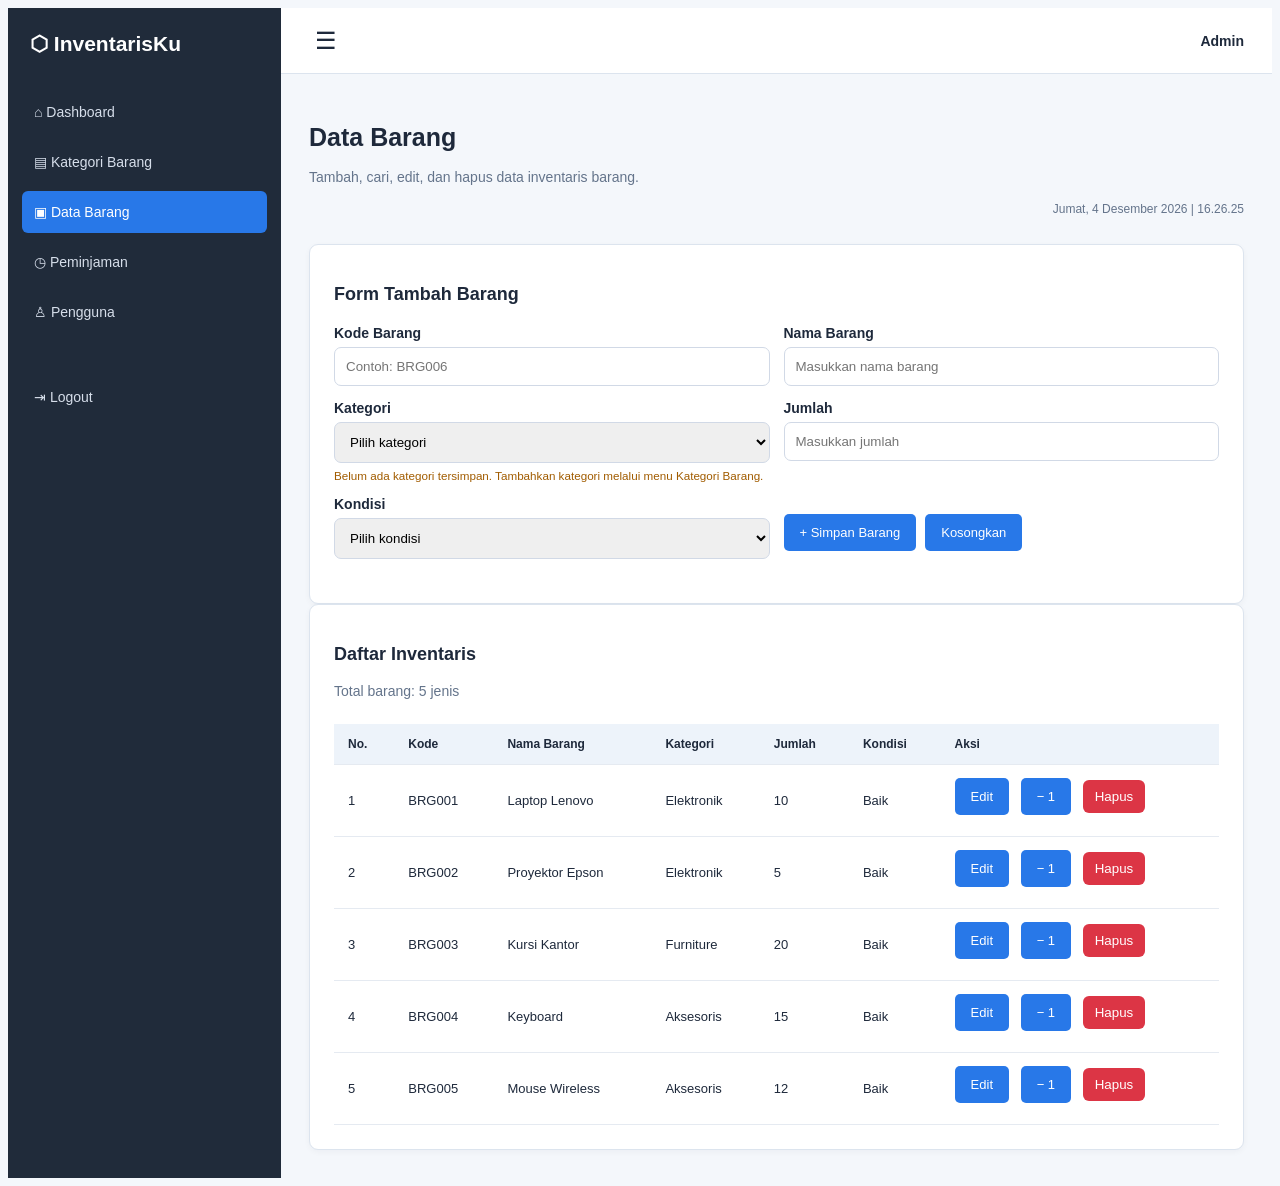
<file: pages/barang.html>
<!DOCTYPE html>
<html lang="id">
<head>
    <meta charset="UTF-8">
    <meta name="viewport" content="width=device-width, initial-scale=1.0">
    <title>Data Barang - InventarisKu</title>
    <link rel="stylesheet" href="../assets/css/style.css">

    <style>
        .form-barang {
            display: grid;
            grid-template-columns: repeat(2, minmax(0, 1fr));
            gap: 14px;
            margin: 20px 0;
        }

        .form-barang label {
            display: block;
            margin-bottom: 6px;
            font-weight: 600;
        }

        .form-barang input,
        .form-barang select {
            width: 100%;
            padding: 11px;
            border: 1px solid #d1d9e6;
            border-radius: 7px;
            box-sizing: border-box;
        }

        .form-barang .button {
            border: 0;
            cursor: pointer;
            margin-right: 5px;
        }

        .pesan {
            margin: 12px 0;
            color: #176b3a;
        }

        .aksi {
            white-space: nowrap;
        }

        .hapus {
            background: #dc3545 !important;
            color: white !important;
            border: 0;
            padding: 9px 12px;
            border-radius: 6px;
            cursor: pointer;
        }

        @media (max-width: 600px) {
            .form-barang {
                grid-template-columns: 1fr;
            }
        }
    </style>
</head>

<body>
<div class="layout">

    <aside class="sidebar">
        <h2>⬡ InventarisKu</h2>
        <nav>
            <a href="dashboard.html">⌂ Dashboard</a>
            <a href="kategori.html">▤ Kategori Barang</a>
            <a href="barang.html" class="active">▣ Data Barang</a>
            <a href="peminjaman.html">◷ Peminjaman</a>
            <a href="pengguna.html">♙ Pengguna</a>
            <a href="login.html" class="logout">⇥ Logout</a>
        </nav>
    </aside>

    <main class="main-content">
        <header class="topbar">
            <button type="button" id="menuToggle">☰</button>
            <span>Admin</span>
        </header>

        <section class="content">

            <div class="welcome">
                <h1>Data Barang</h1>
                <p>Tambah, cari, edit, dan hapus data inventaris barang.</p>
                <p id="tanggalWaktu"></p>
            </div>

            <section class="panel">
                <h2>Form Tambah Barang</h2>

                <form id="formBarang" class="form-barang">

                    <div>
                        <label for="kode">Kode Barang</label>
                        <input
                            id="kode"
                            required
                            placeholder="Contoh: BRG006"
                        >
                    </div>

                    <div>
                        <label for="nama">Nama Barang</label>
                        <input
                            id="nama"
                            required
                            placeholder="Masukkan nama barang"
                        >
                    </div>

                    <div>
                        <label for="kategori">Kategori</label>
                        <select id="kategori" required>
                            <option value="">Pilih kategori</option>
                        </select>
                        <small id="infoKategori"></small>
                    </div>

                    <div>
                        <label for="jumlah">Jumlah</label>
                        <input
                            id="jumlah"
                            type="number"
                            min="1"
                            step="1"
                            required
                            placeholder="Masukkan jumlah"
                        >
                    </div>

                    <div>
                        <label for="kondisi">Kondisi</label>
                        <select id="kondisi" required>
                            <option value="">Pilih kondisi</option>
                            <option value="Baik">Baik</option>
                            <option value="Rusak Ringan">Rusak Ringan</option>
                            <option value="Rusak Berat">Rusak Berat</option>
                        </select>
                    </div>

                    <div style="align-self:end">
                        <button class="button" type="submit">
                            + Simpan Barang
                        </button>
                        <button class="button" type="reset">
                            Kosongkan
                        </button>
                    </div>

                </form>

                <p id="pesan" class="pesan" role="status"></p>
            </section>

            <section class="panel">
                <h2>Daftar Inventaris</h2>
                <p id="totalBarang">Total barang: 0 jenis</p>

                <div style="overflow-x:auto">
                    <table>
                        <thead>
                            <tr>
                                <th>No.</th>
                                <th>Kode</th>
                                <th>Nama Barang</th>
                                <th>Kategori</th>
                                <th>Jumlah</th>
                                <th>Kondisi</th>
                                <th>Aksi</th>
                            </tr>
                        </thead>
                        <tbody id="daftarBarang"></tbody>
                    </table>
                </div>
            </section>

        </section>
    </main>
</div>

<script src="../assets/js/script.js"></script>

<script>
const KUNCI_BARANG = "inventarisku_barang";
const KUNCI_KATEGORI = "inventarisku_kategori";

const dataAwal = [
    {
        kode: "BRG001",
        nama: "Laptop Lenovo",
        kategori: "Elektronik",
        jumlah: 10,
        kondisi: "Baik"
    },
    {
        kode: "BRG002",
        nama: "Proyektor Epson",
        kategori: "Elektronik",
        jumlah: 5,
        kondisi: "Baik"
    },
    {
        kode: "BRG003",
        nama: "Kursi Kantor",
        kategori: "Furniture",
        jumlah: 20,
        kondisi: "Baik"
    },
    {
        kode: "BRG004",
        nama: "Keyboard",
        kategori: "Aksesoris",
        jumlah: 15,
        kondisi: "Baik"
    },
    {
        kode: "BRG005",
        nama: "Mouse Wireless",
        kategori: "Aksesoris",
        jumlah: 12,
        kondisi: "Baik"
    }
];

function bacaArray(kunci) {
    try {
        const data = JSON.parse(localStorage.getItem(kunci) || "null");
        return Array.isArray(data) ? data : null;
    } catch (error) {
        console.error("Gagal membaca " + kunci, error);
        return null;
    }
}

let barang = bacaArray(KUNCI_BARANG);

if (barang === null) {
    barang = dataAwal;
    simpanData();
}

let kodeSedangDiedit = null;

function simpanData() {
    localStorage.setItem(KUNCI_BARANG, JSON.stringify(barang));
}

function buatSel(teks) {
    const td = document.createElement("td");
    td.textContent = teks ?? "";
    return td;
}

function ambilNamaKategori(item) {
    if (typeof item === "string") {
        return item.trim();
    }

    if (item && typeof item === "object") {
        const nama =
            item.nama ??
            item.kategori ??
            item.namaKategori ??
            item.nama_kategori;

        if (typeof nama === "string") {
            return nama.trim();
        }
    }

    return "";
}

function tampilkanPilihanKategori() {
    const select = document.getElementById("kategori");
    const info = document.getElementById("infoKategori");
    const pilihanSebelumnya = select.value;

    const dataKategori = bacaArray(KUNCI_KATEGORI) || [];
    const daftarNama = [
        ...new Set(
            dataKategori
                .map(ambilNamaKategori)
                .filter(nama => nama !== "")
        )
    ];

    select.replaceChildren();

    const pilihanAwal = document.createElement("option");
    pilihanAwal.value = "";
    pilihanAwal.textContent = "Pilih kategori";
    select.appendChild(pilihanAwal);

    daftarNama.forEach(nama => {
        const opsi = document.createElement("option");
        opsi.value = nama;
        opsi.textContent = nama;
        select.appendChild(opsi);
    });

    barang.forEach(item => {
        const nama = String(item.kategori || "").trim();

        if (
            nama &&
            ![...select.options].some(opsi => opsi.value === nama)
        ) {
            const opsi = document.createElement("option");
            opsi.value = nama;
            opsi.textContent = nama + " (kategori lama)";
            select.appendChild(opsi);
        }
    });

    if (
        [...select.options].some(
            opsi => opsi.value === pilihanSebelumnya
        )
    ) {
        select.value = pilihanSebelumnya;
    }

    info.textContent = daftarNama.length
        ? "Pilihan mengikuti kategori yang tersimpan."
        : "Belum ada kategori tersimpan. Tambahkan kategori melalui menu Kategori Barang.";

    info.style.display = "block";
    info.style.marginTop = "6px";
    info.style.color = daftarNama.length ? "#176b3a" : "#a15c00";
}

function tampilkanBarang() {
    const tabel = document.getElementById("daftarBarang");
    tabel.replaceChildren();

    barang.forEach((item, index) => {
        const baris = document.createElement("tr");

        baris.appendChild(buatSel(index + 1));
        baris.appendChild(buatSel(item.kode));
        baris.appendChild(buatSel(item.nama));
        baris.appendChild(buatSel(item.kategori));
        baris.appendChild(buatSel(item.jumlah));
        baris.appendChild(buatSel(item.kondisi));

        const aksi = document.createElement("td");
        aksi.className = "aksi";

        const tombolEdit = document.createElement("button");
        tombolEdit.textContent = "Edit";
        tombolEdit.className = "button";
        tombolEdit.type = "button";

        tombolEdit.onclick = () => {
            tampilkanPilihanKategori();

            kodeSedangDiedit = item.kode;

            document.getElementById("kode").value = item.kode;
            document.getElementById("nama").value = item.nama;
            document.getElementById("kategori").value = item.kategori;
            document.getElementById("jumlah").value = item.jumlah;
            document.getElementById("kondisi").value = item.kondisi;

            document.querySelector(
                "#formBarang button[type='submit']"
            ).textContent = "Simpan Perubahan";

            document.getElementById("pesan").textContent =
                "Mode edit: ubah data, lalu klik Simpan Perubahan.";

            document.getElementById("kode").readOnly = true;
            document.getElementById("nama").focus();

            document.getElementById("formBarang").scrollIntoView({
                behavior: "smooth",
                block: "start"
            });
        };

        const tombolKurang = document.createElement("button");
        tombolKurang.textContent = "− 1";
        tombolKurang.className = "button";
        tombolKurang.type = "button";

        tombolKurang.onclick = () => {
            if (barang[index].jumlah > 1) {
                barang[index].jumlah--;
                simpanData();
                tampilkanBarang();

                document.getElementById("pesan").textContent =
                    "Jumlah barang berhasil dikurangi satu.";
            } else {
                alert(
                    "Jumlah sudah 1. Gunakan Hapus untuk menghapus barang."
                );
            }
        };

        const tombolHapus = document.createElement("button");
        tombolHapus.textContent = "Hapus";
        tombolHapus.className = "hapus";
        tombolHapus.type = "button";

        tombolHapus.onclick = () => {
            if (confirm("Yakin ingin menghapus " + item.nama + "?")) {
                barang.splice(index, 1);
                simpanData();

                if (kodeSedangDiedit === item.kode) {
                    batalkanEdit();
                }

                tampilkanPilihanKategori();
                tampilkanBarang();

                document.getElementById("pesan").textContent =
                    "Data barang berhasil dihapus.";
            }
        };

        aksi.append(
            tombolEdit,
            document.createTextNode(" "),
            tombolKurang,
            document.createTextNode(" "),
            tombolHapus
        );

        baris.appendChild(aksi);
        tabel.appendChild(baris);
    });

    document.getElementById("totalBarang").textContent =
        "Total barang: " + barang.length + " jenis";
}

function batalkanEdit() {
    kodeSedangDiedit = null;

    document.getElementById("formBarang").reset();
    document.getElementById("kode").readOnly = false;

    document.querySelector(
        "#formBarang button[type='submit']"
    ).textContent = "+ Simpan Barang";
}

document.getElementById("formBarang").addEventListener(
    "submit",
    function(event) {
        event.preventDefault();

        const kode = document.getElementById("kode").value.trim();
        const nama = document.getElementById("nama").value.trim();
        const kategori = document.getElementById("kategori").value;
        const jumlah = Number(
            document.getElementById("jumlah").value
        );
        const kondisi = document.getElementById("kondisi").value;
        const pesan = document.getElementById("pesan");

        if (
            !kode ||
            !nama ||
            !kategori ||
            !kondisi ||
            !Number.isInteger(jumlah) ||
            jumlah < 1
        ) {
            pesan.textContent =
                "Periksa semua isian. Jumlah harus berupa bilangan bulat minimal 1.";
            return;
        }

        if (kodeSedangDiedit !== null) {
            const index = barang.findIndex(
                item => item.kode === kodeSedangDiedit
            );

            if (index === -1) {
                pesan.textContent =
                    "Barang yang akan diedit tidak ditemukan.";
                return;
            }

            barang[index] = {
                kode,
                nama,
                kategori,
                jumlah,
                kondisi
            };

            simpanData();
            batalkanEdit();
            tampilkanPilihanKategori();
            tampilkanBarang();

            pesan.textContent =
                "Perubahan barang berhasil disimpan!";
            return;
        }

        const kodeDuplikat = barang.some(
            item => String(item.kode).toLowerCase() === kode.toLowerCase()
        );

        if (kodeDuplikat) {
            pesan.textContent =
                "Kode barang sudah digunakan. Gunakan kode lain.";
            return;
        }

        barang.push({
            kode,
            nama,
            kategori,
            jumlah,
            kondisi
        });

        simpanData();
        this.reset();

        tampilkanPilihanKategori();
        tampilkanBarang();

        pesan.textContent = "Barang berhasil ditambahkan!";
    }
);

document.getElementById("formBarang").addEventListener(
    "reset",
    function() {
        kodeSedangDiedit = null;
        document.getElementById("kode").readOnly = false;

        document.querySelector(
            "#formBarang button[type='submit']"
        ).textContent = "+ Simpan Barang";
    }
);

window.addEventListener("storage", function(event) {
    if (event.key === KUNCI_BARANG || event.key === null) {
        const dataTerbaru = bacaArray(KUNCI_BARANG);

        if (dataTerbaru !== null) {
            barang = dataTerbaru;
            tampilkanBarang();
            tampilkanPilihanKategori();
        }
    }

    if (event.key === KUNCI_KATEGORI || event.key === null) {
        tampilkanPilihanKategori();
    }
});

tampilkanPilihanKategori();
tampilkanBarang();
</script>

</body>
</html>
</file>
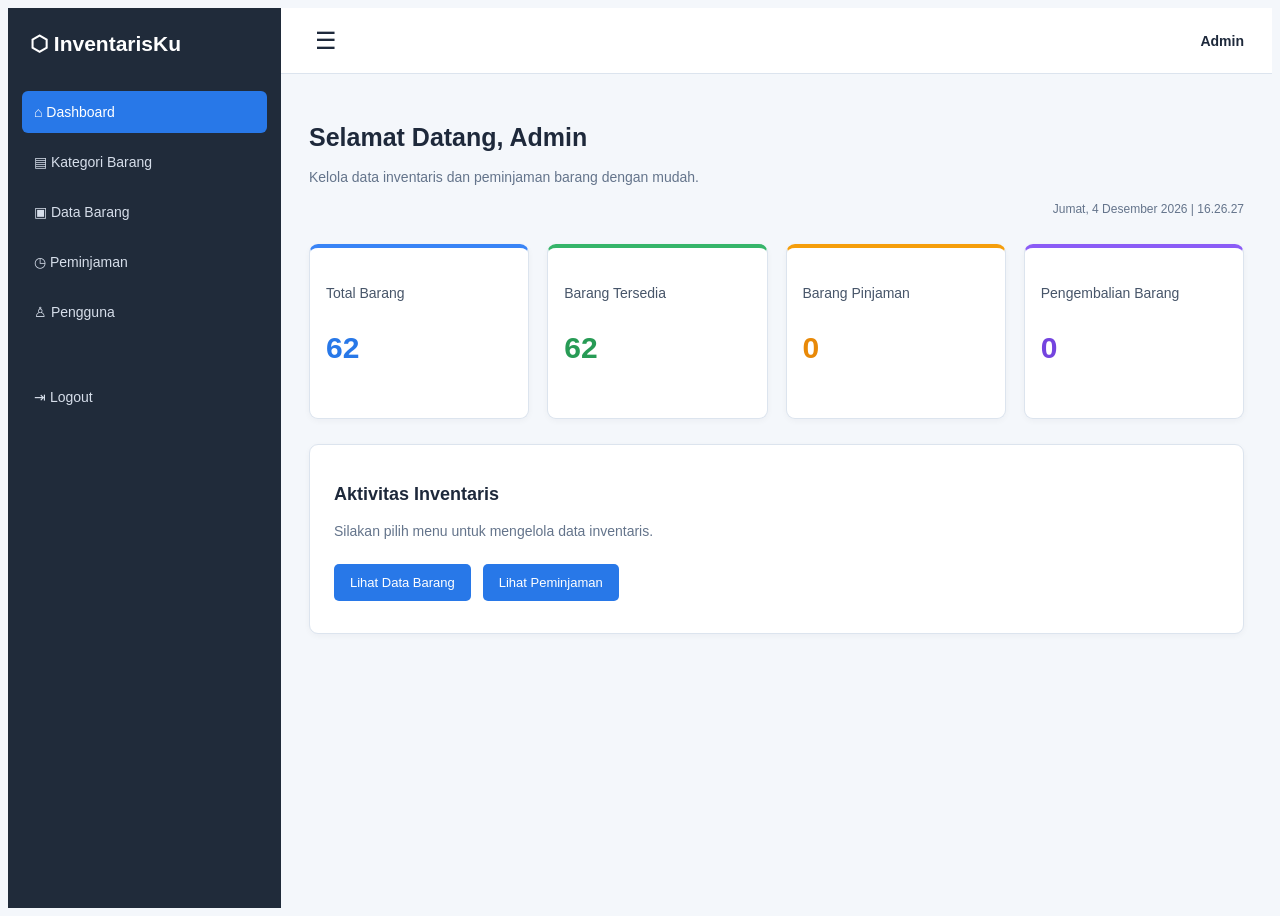
<file: pages/dashboard.html>
<!DOCTYPE html>
<html lang="id">
<head>
    <meta charset="UTF-8">
    <meta name="viewport" content="width=device-width, initial-scale=1.0">
    <title>Dashboard - InventarisKu</title>
    <link rel="stylesheet" href="../assets/css/style.css">
</head>
<body>
<div class="layout">
    <aside class="sidebar">
        <h2>⬡ InventarisKu</h2>
        <nav>
            <a href="dashboard.html" class="active">⌂ Dashboard</a>
            <a href="kategori.html">▤ Kategori Barang</a>
            <a href="barang.html">▣ Data Barang</a>
            <a href="peminjaman.html">◷ Peminjaman</a>
            <a href="pengguna.html">♙ Pengguna</a>
            <a href="login.html" class="logout">⇥ Logout</a>
        </nav>
    </aside>

    <main class="main-content">
        <header class="topbar">
            <button type="button" id="menuToggle"
                aria-label="Tampilkan atau sembunyikan menu">☰</button>
            <span>Admin</span>
        </header>

        <section class="content">
            <div class="welcome">
                <h1>Selamat Datang, Admin</h1>
                <p>Kelola data inventaris dan peminjaman barang dengan mudah.</p>
                <p id="tanggalWaktu"></p>
            </div>

            <div class="stats">
                <div class="stat-card blue">
                    <h3>Total Barang</h3>
                    <p id="totalBarang">0</p>
                </div>

                <div class="stat-card green">
                    <h3>Barang Tersedia</h3>
                    <p id="barangTersedia">0</p>
                </div>

                <div class="stat-card orange">
                    <h3>Barang Pinjaman</h3>
                    <p id="barangPinjaman">0</p>
                </div>

                <div class="stat-card purple">
                    <h3>Pengembalian Barang</h3>
                    <p id="pengembalianBarang">0</p>
                </div>
            </div>

            <section class="panel">
                <h2>Aktivitas Inventaris</h2>
                <p>Silakan pilih menu untuk mengelola data inventaris.</p>
                <a class="button" href="barang.html">Lihat Data Barang</a>
                <a class="button" href="peminjaman.html">Lihat Peminjaman</a>
            </section>
        </section>
    </main>
</div>

<script src="../assets/js/script.js"></script>
<script>
function bacaData(kunci) {
    try {
        const data = JSON.parse(localStorage.getItem(kunci) || "[]");
        return Array.isArray(data) ? data : [];
    } catch (error) {
        console.error("Gagal membaca " + kunci, error);
        return [];
    }
}

function hitungDashboard() {
    const barang = bacaData("inventarisku_barang");
    const peminjaman = bacaData("inventarisku_peminjaman");

    const totalBarang = barang.reduce((total, item) => {
        return total + Math.max(0, Number(item.jumlah) || 0);
    }, 0);

    let barangPinjaman = 0;
    let pengembalianBarang = 0;

    peminjaman.forEach(item => {
        const jumlah = Math.max(0, Number(item.jumlah) || 0);
        const status = String(
            item.status || item.statusPengembalian || "Dipinjam"
        ).toLowerCase();

        if (status === "dikembalikan" || status === "kembali") {
            pengembalianBarang += jumlah;
        } else {
            barangPinjaman += jumlah;
        }
    });

    const barangTersedia = Math.max(0, totalBarang - barangPinjaman);

    document.getElementById("totalBarang").textContent = totalBarang;
    document.getElementById("barangTersedia").textContent = barangTersedia;
    document.getElementById("barangPinjaman").textContent = barangPinjaman;
    document.getElementById("pengembalianBarang").textContent =
        pengembalianBarang;
}

hitungDashboard();

window.addEventListener("storage", function(event) {
    if (
        event.key === "inventarisku_barang" ||
        event.key === "inventarisku_peminjaman" ||
        event.key === null
    ) {
        hitungDashboard();
    }
});

window.addEventListener("focus", hitungDashboard);
</script>
</body>
</html>
</file>
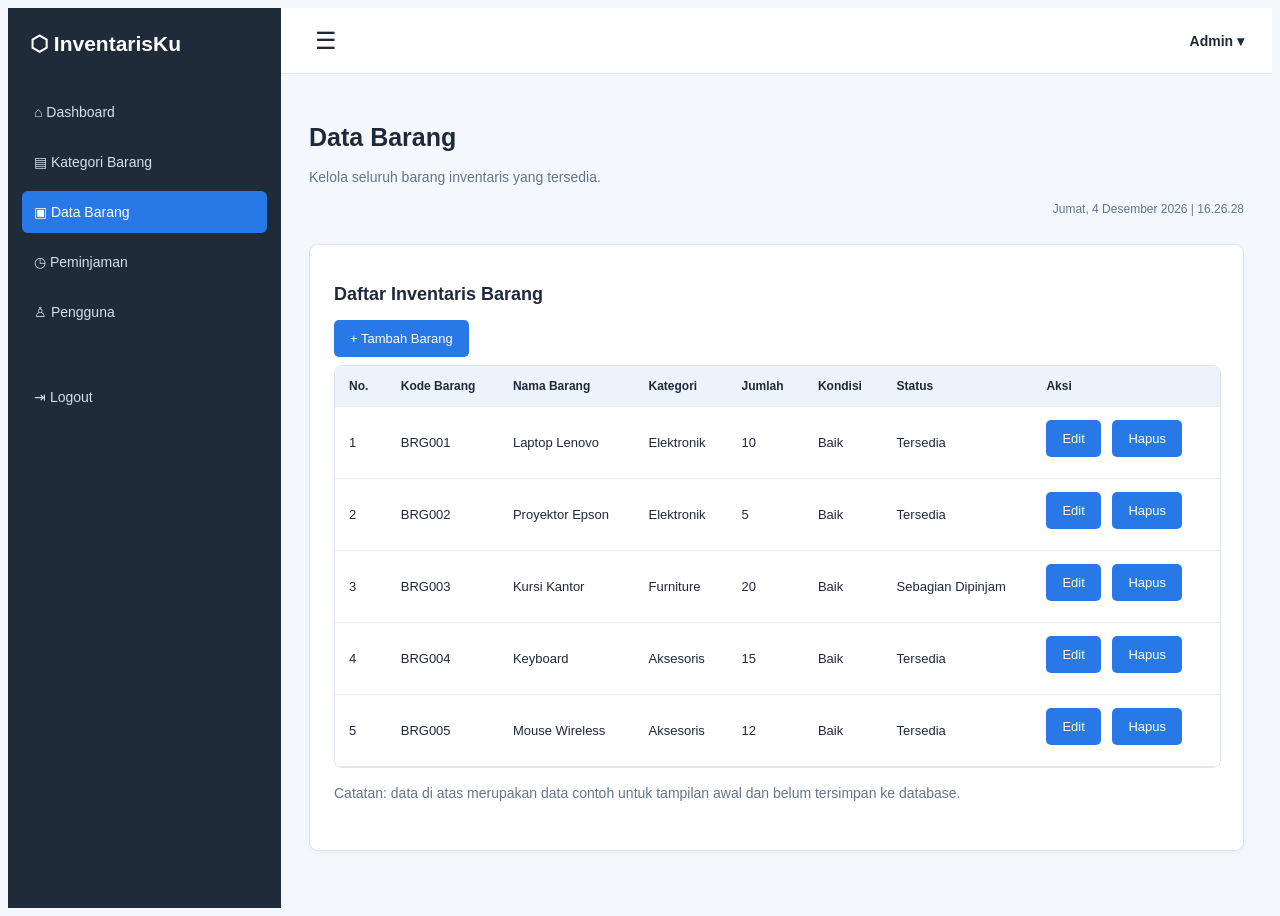
<file: pages/form-barang.html>
<!DOCTYPE html>
<html lang="id">
<head>
    <meta charset="UTF-8">
    <meta name="viewport" content="width=device-width, initial-scale=1.0">
    <title>Data Barang - InventarisKu</title>
    <link rel="stylesheet" href="../assets/css/style.css">
</head>
<body>
    <div class="layout">

        <aside class="sidebar">
            <h2>⬡ InventarisKu</h2>
            <nav>
                <a href="dashboard.html">⌂ Dashboard</a>
                <a href="kategori.html">▤ Kategori Barang</a>
                <a href="barang.html" class="active">▣ Data Barang</a>
                <a href="peminjaman.html">◷ Peminjaman</a>
                <a href="pengguna.html">♙ Pengguna</a>
                <a href="login.html" class="logout">⇥ Logout</a>
            </nav>
        </aside>

        <main class="main-content">
            <header class="topbar">
                <button type="button" id="menuToggle">☰</button>
                <span>Admin ▾</span>
            </header>

            <section class="content">
                <div class="welcome">
                    <h1>Data Barang</h1>
                    <p>Kelola seluruh barang inventaris yang tersedia.</p>
                    <p id="tanggalWaktu"></p>
                </div>

                <section class="panel">
                    <div class="page-actions">
                        <h2>Daftar Inventaris Barang</h2>
                        <a href="form-barang.html" class="button">
                            + Tambah Barang
                        </a>
                    </div>

                    <div class="table-container">
                        <table>
                            <thead>
                                <tr>
                                    <th>No.</th>
                                    <th>Kode Barang</th>
                                    <th>Nama Barang</th>
                                    <th>Kategori</th>
                                    <th>Jumlah</th>
                                    <th>Kondisi</th>
                                    <th>Status</th>
                                    <th>Aksi</th>
                                </tr>
                            </thead>

                            <tbody>
                                <tr>
                                    <td>1</td>
                                    <td>BRG001</td>
                                    <td>Laptop Lenovo</td>
                                    <td>Elektronik</td>
                                    <td>10</td>
                                    <td>Baik</td>
                                    <td><span class="status tersedia">Tersedia</span></td>
                                    <td>
                                        <a href="form-barang.html" class="button">Edit</a>
                                        <button type="button"
                                            class="button btn-hapus"
                                            onclick="hapusContoh(this)">Hapus</button>
                                    </td>
                                </tr>

                                <tr>
                                    <td>2</td>
                                    <td>BRG002</td>
                                    <td>Proyektor Epson</td>
                                    <td>Elektronik</td>
                                    <td>5</td>
                                    <td>Baik</td>
                                    <td><span class="status tersedia">Tersedia</span></td>
                                    <td>
                                        <a href="form-barang.html" class="button">Edit</a>
                                        <button type="button"
                                            class="button btn-hapus"
                                            onclick="hapusContoh(this)">Hapus</button>
                                    </td>
                                </tr>

                                <tr>
                                    <td>3</td>
                                    <td>BRG003</td>
                                    <td>Kursi Kantor</td>
                                    <td>Furniture</td>
                                    <td>20</td>
                                    <td>Baik</td>
                                    <td><span class="status dipinjam">Sebagian Dipinjam</span></td>
                                    <td>
                                        <a href="form-barang.html" class="button">Edit</a>
                                        <button type="button"
                                            class="button btn-hapus"
                                            onclick="hapusContoh(this)">Hapus</button>
                                    </td>
                                </tr>

                                <tr>
                                    <td>4</td>
                                    <td>BRG004</td>
                                    <td>Keyboard</td>
                                    <td>Aksesoris</td>
                                    <td>15</td>
                                    <td>Baik</td>
                                    <td><span class="status tersedia">Tersedia</span></td>
                                    <td>
                                        <a href="form-barang.html" class="button">Edit</a>
                                        <button type="button"
                                            class="button btn-hapus"
                                            onclick="hapusContoh(this)">Hapus</button>
                                    </td>
                                </tr>

                                <tr>
                                    <td>5</td>
                                    <td>BRG005</td>
                                    <td>Mouse Wireless</td>
                                    <td>Aksesoris</td>
                                    <td>12</td>
                                    <td>Baik</td>
                                    <td><span class="status tersedia">Tersedia</span></td>
                                    <td>
                                        <a href="form-barang.html" class="button">Edit</a>
                                        <button type="button"
                                            class="button btn-hapus"
                                            onclick="hapusContoh(this)">Hapus</button>
                                    </td>
                                </tr>
                            </tbody>
                        </table>
                    </div>

                    <p class="note">
                        Catatan: data di atas merupakan data contoh untuk tampilan
                        awal dan belum tersimpan ke database.
                    </p>
                </section>
            </section>
        </main>
    </div>

    <script src="../assets/js/script.js"></script>
    <script>
        function hapusContoh(tombol) {
            if (confirm("Yakin ingin menghapus baris contoh ini?")) {
                tombol.closest("tr").remove();
            }
        }
    </script>
</body>
</html>
</file>
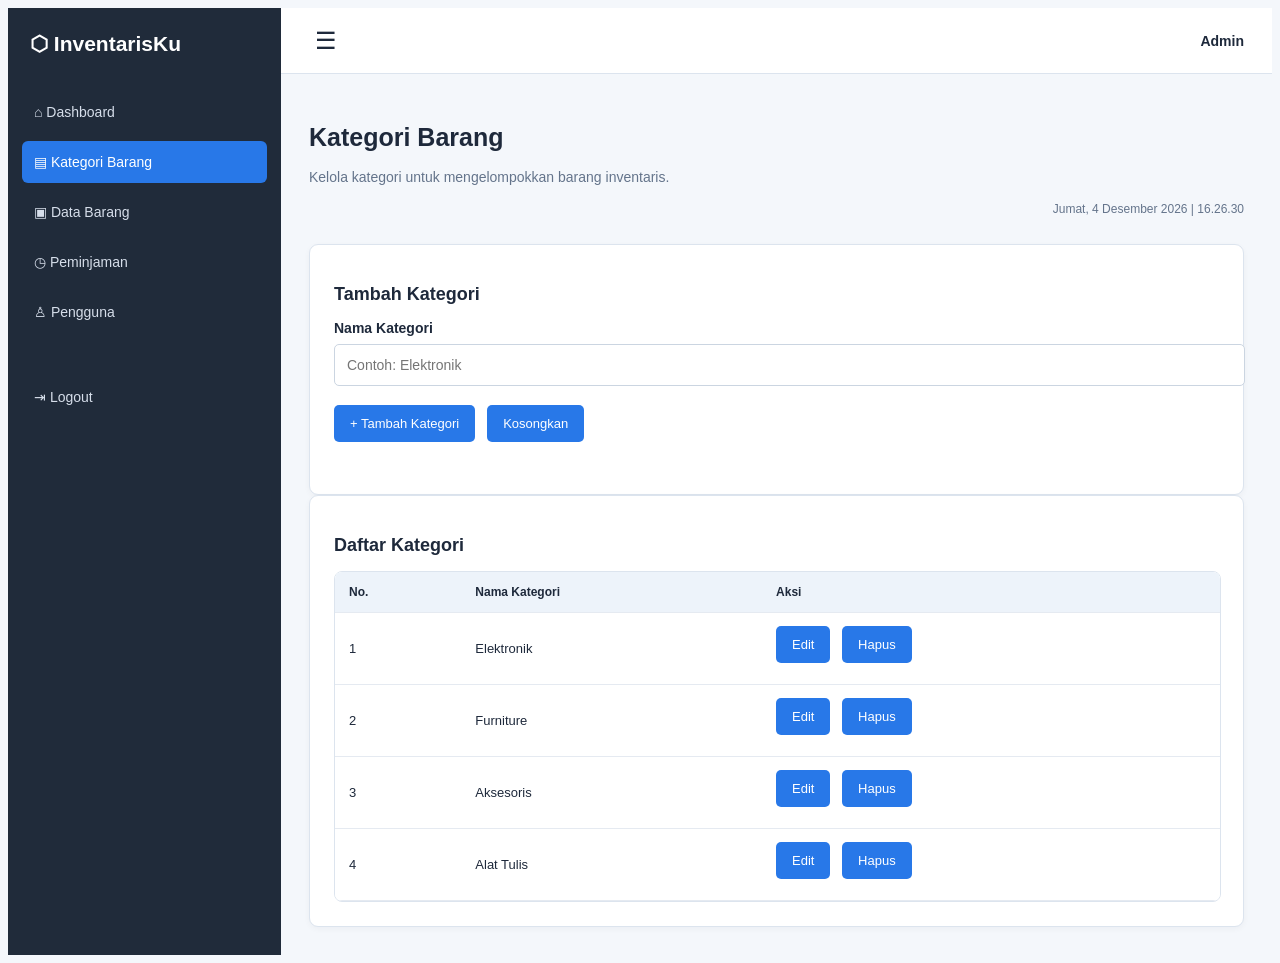
<file: pages/kategori.html>
<!DOCTYPE html>
<html lang="id">
<head>
    <meta charset="UTF-8">
    <meta name="viewport" content="width=device-width, initial-scale=1.0">
    <title>Kategori Barang - InventarisKu</title>
    <link rel="stylesheet" href="../assets/css/style.css">
</head>
<body>
    <div class="layout">
        <aside class="sidebar">
            <h2>⬡ InventarisKu</h2>
            <nav>
                <a href="dashboard.html">⌂ Dashboard</a>
                <a href="kategori.html" class="active">▤ Kategori Barang</a>
                <a href="barang.html">▣ Data Barang</a>
                <a href="peminjaman.html">◷ Peminjaman</a>
                <a href="pengguna.html">♙ Pengguna</a>
                <a href="login.html" class="logout">⇥ Logout</a>
            </nav>
        </aside>

        <main class="main-content">
            <header class="topbar">
                <button type="button" id="menuToggle">☰</button>
                <span>Admin</span>
            </header>

            <section class="content">
                <div class="welcome">
                    <h1>Kategori Barang</h1>
                    <p>Kelola kategori untuk mengelompokkan barang inventaris.</p>
                    <p id="tanggalWaktu"></p>
                </div>

                <section class="panel">
                    <h2>Tambah Kategori</h2>
                    <form id="formKategori">
                        <div class="form-group">
                            <label for="namaKategori">Nama Kategori</label>
                            <input type="text" id="namaKategori"
                                placeholder="Contoh: Elektronik" required>
                        </div>
                        <button type="submit" class="button">+ Tambah Kategori</button>
                        <button type="reset" class="button">Kosongkan</button>
                        <p id="pesanKategori"></p>
                    </form>
                </section>

                <section class="panel">
                    <h2>Daftar Kategori</h2>
                    <div class="table-container">
                        <table>
                            <thead>
                                <tr>
                                    <th>No.</th>
                                    <th>Nama Kategori</th>
                                    <th>Aksi</th>
                                </tr>
                            </thead>
                            <tbody id="daftarKategori"></tbody>
                        </table>
                    </div>
                </section>
            </section>
        </main>
    </div>

    <script src="../assets/js/script.js"></script>
    <script>
        const kunciKategori = "inventarisku_kategori";
        let kategori = JSON.parse(localStorage.getItem(kunciKategori) || "null")
            || ["Elektronik", "Furniture", "Aksesoris", "Alat Tulis"];
        let indeksEdit = -1;

        const form = document.getElementById("formKategori");
        const input = document.getElementById("namaKategori");
        const daftar = document.getElementById("daftarKategori");
        const pesan = document.getElementById("pesanKategori");
        const tombolSimpan = form.querySelector('button[type="submit"]');

        function simpanKategori() {
            localStorage.setItem(kunciKategori, JSON.stringify(kategori));
        }

        function tampilkanKategori() {
            daftar.replaceChildren();

            kategori.forEach((nama, indeks) => {
                const baris = document.createElement("tr");
                const nomor = document.createElement("td");
                const kolomNama = document.createElement("td");
                const kolomAksi = document.createElement("td");
                const tombolEdit = document.createElement("button");
                const tombolHapus = document.createElement("button");

                nomor.textContent = indeks + 1;
                kolomNama.textContent = nama;

                tombolEdit.textContent = "Edit";
                tombolEdit.type = "button";
                tombolEdit.className = "button";
                tombolEdit.onclick = () => {
                    indeksEdit = indeks;
                    input.value = kategori[indeks];
                    tombolSimpan.textContent = "Simpan Perubahan";
                    pesan.textContent = "Ubah nama kategori, lalu simpan.";
                    input.focus();
                };

                tombolHapus.textContent = "Hapus";
                tombolHapus.type = "button";
                tombolHapus.className = "button";
                tombolHapus.onclick = () => {
                    if (confirm("Hapus kategori " + nama + "?")) {
                        kategori.splice(indeks, 1);
                        simpanKategori();
                        tampilkanKategori();
                        pesan.textContent = "Kategori berhasil dihapus.";
                    }
                };

                kolomAksi.append(tombolEdit, document.createTextNode(" "), tombolHapus);
                baris.append(nomor, kolomNama, kolomAksi);
                daftar.appendChild(baris);
            });
        }

        form.addEventListener("submit", function(event) {
            event.preventDefault();
            const nama = input.value.trim();

            if (!nama) {
                pesan.textContent = "Nama kategori wajib diisi.";
                return;
            }

            const sudahAda = kategori.some((item, indeks) =>
                item.toLowerCase() === nama.toLowerCase() &&
                indeks !== indeksEdit
            );

            if (sudahAda) {
                pesan.textContent = "Kategori tersebut sudah ada.";
                return;
            }

            if (indeksEdit >= 0) {
                kategori[indeksEdit] = nama;
                pesan.textContent = "Kategori berhasil diperbarui.";
            } else {
                kategori.push(nama);
                pesan.textContent = "Kategori berhasil ditambahkan.";
            }

            indeksEdit = -1;
            simpanKategori();
            tampilkanKategori();
            form.reset();
            tombolSimpan.textContent = "+ Tambah Kategori";
        });

        form.addEventListener("reset", function() {
            indeksEdit = -1;
            tombolSimpan.textContent = "+ Tambah Kategori";
            pesan.textContent = "";
        });

        tampilkanKategori();
    </script>
</body>
</html>
</file>
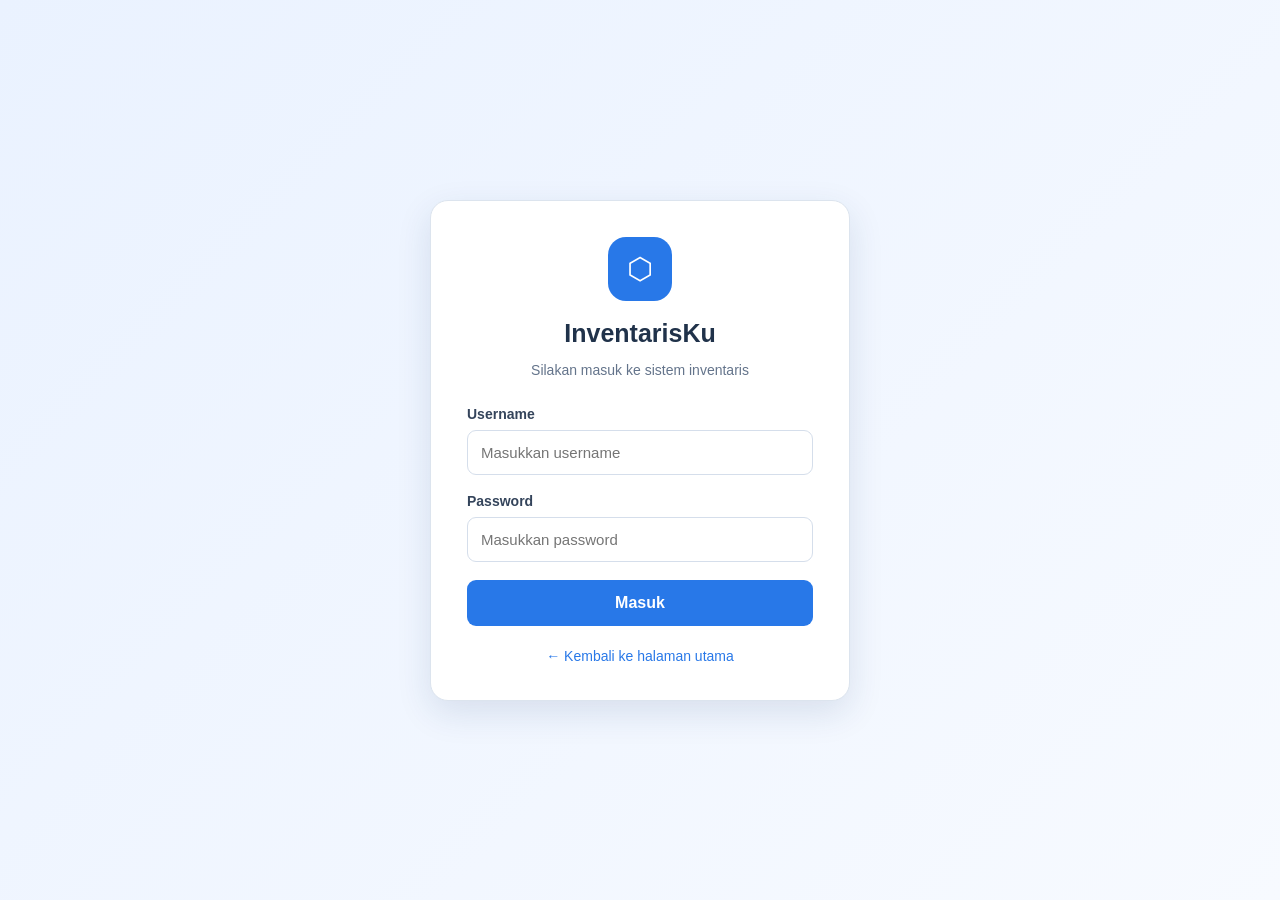
<file: pages/login.html>
<!DOCTYPE html>
<html lang="id">
<head>
    <meta charset="UTF-8">
    <meta name="viewport" content="width=device-width, initial-scale=1.0">
    <title>Login - InventarisKu</title>
    <link rel="stylesheet" href="../assets/css/style.css">
    <style>
        body {
            margin: 0;
            min-height: 100vh;
            font-family: Arial, sans-serif;
            background: linear-gradient(135deg, #eaf2ff, #f7faff);
        }

        .login-wrapper {
            min-height: 100vh;
            display: flex;
            justify-content: center;
            align-items: center;
            padding: 24px;
            box-sizing: border-box;
        }

        .login-card {
            width: 100%;
            max-width: 420px;
            background: white;
            padding: 36px;
            border-radius: 18px;
            box-shadow: 0 12px 35px rgba(25, 60, 110, 0.12);
            box-sizing: border-box;
        }

        .logo {
            width: 64px;
            height: 64px;
            margin: 0 auto 18px;
            display: flex;
            align-items: center;
            justify-content: center;
            border-radius: 18px;
            background: #2878e8;
            color: white;
            font-size: 30px;
        }

        h1 {
            text-align: center;
            color: #20324a;
            margin: 0 0 8px;
        }

        .subtitle {
            text-align: center;
            color: #718096;
            margin-bottom: 28px;
        }

        .form-group {
            margin-bottom: 18px;
        }

        .form-group label {
            display: block;
            margin-bottom: 8px;
            font-weight: bold;
            color: #34445b;
        }

        .form-group input {
            width: 100%;
            padding: 13px;
            border: 1px solid #d5deeb;
            border-radius: 9px;
            box-sizing: border-box;
            font-size: 15px;
        }

        .form-group input:focus {
            outline: 2px solid #b6d2ff;
            border-color: #2878e8;
        }

        .login-button {
            width: 100%;
            padding: 14px;
            background: #2878e8;
            color: white;
            border: none;
            border-radius: 9px;
            font-size: 16px;
            font-weight: bold;
            cursor: pointer;
        }

        .login-button:hover {
            background: #1763cc;
        }

        .message {
            margin-top: 16px;
            text-align: center;
            font-size: 14px;
            color: #c0392b;
        }

        .back-link {
            display: block;
            text-align: center;
            margin-top: 22px;
            color: #2878e8;
            text-decoration: none;
        }

        @media (max-width: 480px) {
            .login-card {
                padding: 26px 20px;
            }
        }
    </style>
</head>
<body>
    <main class="login-wrapper">
        <section class="login-card">
            <div class="logo">⬡</div>

            <h1>InventarisKu</h1>
            <p class="subtitle">Silakan masuk ke sistem inventaris</p>

            <form id="loginForm">
                <div class="form-group">
                    <label for="username">Username</label>
                    <input
                        type="text"
                        id="username"
                        name="username"
                        placeholder="Masukkan username"
                        autocomplete="username"
                        required>
                </div>

                <div class="form-group">
                    <label for="password">Password</label>
                    <input
                        type="password"
                        id="password"
                        name="password"
                        placeholder="Masukkan password"
                        autocomplete="current-password"
                        required>
                </div>

                <button type="submit" class="login-button">
                    Masuk
                </button>

                <p id="pesanLogin" class="message" role="status"></p>
            </form>

            <a class="back-link" href="../index.html">
                ← Kembali ke halaman utama
            </a>
        </section>
    </main>

    <script>
        document.getElementById("loginForm").addEventListener("submit", function(event) {
            event.preventDefault();

            const username = document.getElementById("username").value.trim();
            const password = document.getElementById("password").value;
            const pesan = document.getElementById("pesanLogin");

            if (!username || !password.trim()) {
                pesan.textContent = "Username dan password wajib diisi.";
                return;
            }

           if (username === "admin" && password === "admin123") {
    window.location.href = "dashboard.html";
    } else {
    pesan.style.color = "#dc2626";
    pesan.textContent = "Username atau password salah!";
    }
            
    });
</script>
</body>
</html>
</file>
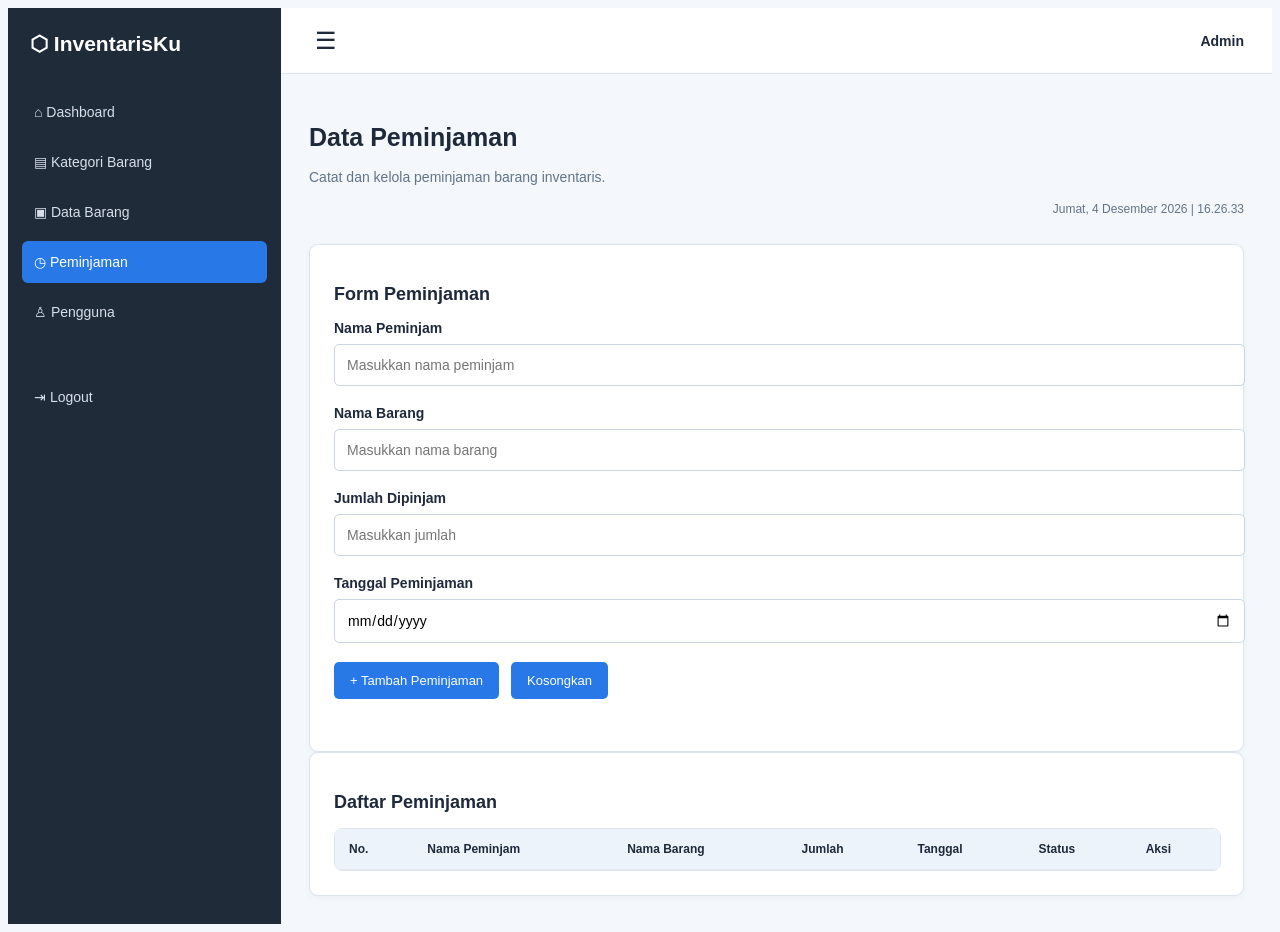
<file: pages/peminjaman.html>
<!DOCTYPE html>
<html lang="id">
<head>
    <meta charset="UTF-8">
    <meta name="viewport" content="width=device-width, initial-scale=1.0">
    <title>Peminjaman - InventarisKu</title>
    <link rel="stylesheet" href="../assets/css/style.css">
</head>
<body>
<div class="layout">
    <aside class="sidebar">
        <h2>⬡ InventarisKu</h2>
        <nav>
            <a href="dashboard.html">⌂ Dashboard</a>
            <a href="kategori.html">▤ Kategori Barang</a>
            <a href="barang.html">▣ Data Barang</a>
            <a href="peminjaman.html" class="active">◷ Peminjaman</a>
            <a href="pengguna.html">♙ Pengguna</a>
            <a href="login.html" class="logout">⇥ Logout</a>
        </nav>
    </aside>

    <main class="main-content">
        <header class="topbar">
            <button type="button" id="menuToggle">☰</button>
            <span>Admin</span>
        </header>

        <section class="content">
            <div class="welcome">
                <h1>Data Peminjaman</h1>
                <p>Catat dan kelola peminjaman barang inventaris.</p>
                <p id="tanggalWaktu"></p>
            </div>

            <section class="panel">
                <h2>Form Peminjaman</h2>
                <form id="formPeminjaman">
                    <div class="form-group">
                        <label for="namaPeminjam">Nama Peminjam</label>
                        <input id="namaPeminjam" required
                               placeholder="Masukkan nama peminjam">
                    </div>

                    <div class="form-group">
                        <label for="namaBarang">Nama Barang</label>
                        <input id="namaBarang" required
                               placeholder="Masukkan nama barang">
                    </div>

                    <div class="form-group">
                        <label for="jumlah">Jumlah Dipinjam</label>
                        <input id="jumlah" type="number" min="1" required
                               placeholder="Masukkan jumlah">
                    </div>

                    <div class="form-group">
                        <label for="tanggal">Tanggal Peminjaman</label>
                        <input id="tanggal" type="date" required>
                    </div>

                    <button class="button" type="submit">+ Tambah Peminjaman</button>
                    <button class="button" type="reset">Kosongkan</button>
                    <p id="pesan"></p>
                </form>
            </section>

            <section class="panel">
                <h2>Daftar Peminjaman</h2>
                <div class="table-container">
                    <table>
                        <thead>
                            <tr>
                                <th>No.</th>
                                <th>Nama Peminjam</th>
                                <th>Nama Barang</th>
                                <th>Jumlah</th>
                                <th>Tanggal</th>
                                <th>Status</th>
                                <th>Aksi</th>
                            </tr>
                        </thead>
                        <tbody id="daftarPeminjaman"></tbody>
                    </table>
                </div>
            </section>
        </section>
    </main>
</div>

<script src="../assets/js/script.js"></script>

<script>
const kunci = "inventarisku_peminjaman";
const kunciBarang = "inventarisku_barang";

function bacaData(kunciData) {
    try {
        const data = JSON.parse(localStorage.getItem(kunciData) || "[]");
        return Array.isArray(data) ? data : [];
    } catch (error) {
        return [];
    }
}

let dataPeminjaman = bacaData(kunci);
let dataBarang = bacaData(kunciBarang);

const form = document.getElementById("formPeminjaman");
const daftar = document.getElementById("daftarPeminjaman");
const pesan = document.getElementById("pesan");

function simpanPeminjaman() {
    localStorage.setItem(kunci, JSON.stringify(dataPeminjaman));
}

function simpanBarang() {
    localStorage.setItem(kunciBarang, JSON.stringify(dataBarang));
}

// Hitung stok yang masih tersedia
function stokTersedia(namaBarang) {
    const barang = dataBarang.find(item =>
        item.nama.toLowerCase() === namaBarang.toLowerCase()
    );

    if (!barang) return 0;

    const sedangDipinjam = dataPeminjaman
        .filter(item =>
            item.barang.toLowerCase() === barang.nama.toLowerCase() &&
            !String(item.status || item.statusPengembalian || "")
                .toLowerCase().includes("kembali")
        )
        .reduce((total, item) => total + Number(item.jumlah || 0), 0);

    return Math.max(0, Number(barang.jumlah || 0) - sedangDipinjam);
}

function tampilkan() {
    daftar.replaceChildren();

    dataPeminjaman.forEach((item, index) => {
        const baris = document.createElement("tr");
        const status = String(
            item.status || item.statusPengembalian || "Dipinjam"
        );

        [
            index + 1,
            item.nama,
            item.barang,
            item.jumlah,
            item.tanggal,
            status
        ].forEach(nilai => {
            const sel = document.createElement("td");
            sel.textContent = nilai;
            baris.appendChild(sel);
        });

        const kolomAksi = document.createElement("td");

        if (!status.toLowerCase().includes("kembali")) {
            const tombolKembali = document.createElement("button");
            tombolKembali.type = "button";
            tombolKembali.textContent = "Kembalikan";
            tombolKembali.className = "button";

            tombolKembali.onclick = () => {
                if (!confirm("Konfirmasi barang sudah dikembalikan?")) {
                    return;
                }

                dataPeminjaman[index].status = "Dikembalikan";
                simpanPeminjaman();
                tampilkan();

                pesan.textContent =
                    "Pengembalian berhasil dicatat. Stok tersedia bertambah.";
            };

            kolomAksi.appendChild(tombolKembali);
        } else {
            const tombolHapus = document.createElement("button");
            tombolHapus.type = "button";
            tombolHapus.textContent = "Hapus Riwayat";
            tombolHapus.className = "button";

            tombolHapus.onclick = () => {
                if (!confirm("Hapus riwayat pengembalian ini?")) return;

                dataPeminjaman.splice(index, 1);
                simpanPeminjaman();
                tampilkan();

                pesan.textContent = "Riwayat berhasil dihapus.";
            };

            kolomAksi.appendChild(tombolHapus);
        }

        baris.appendChild(kolomAksi);
        daftar.appendChild(baris);
    });
}

form.addEventListener("submit", event => {
    event.preventDefault();

    dataBarang = bacaData(kunciBarang);
    dataPeminjaman = bacaData(kunci);

    const item = {
        nama: document.getElementById("namaPeminjam").value.trim(),
        barang: document.getElementById("namaBarang").value.trim(),
        jumlah: Number(document.getElementById("jumlah").value),
        tanggal: document.getElementById("tanggal").value,
        status: "Dipinjam"
    };

    if (!item.nama || !item.barang || !item.tanggal ||
        !Number.isInteger(item.jumlah) || item.jumlah < 1) {
        pesan.textContent = "Periksa kembali semua isian.";
        return;
    }

    const barangDitemukan = dataBarang.find(barang =>
        barang.nama.toLowerCase() === item.barang.toLowerCase()
    );

    if (!barangDitemukan) {
        pesan.textContent =
            "Nama barang tidak ditemukan. Periksa nama di halaman Data Barang.";
        return;
    }

    const tersedia = stokTersedia(item.barang);

    if (item.jumlah > tersedia) {
        pesan.textContent =
            "Stok tidak mencukupi. Stok tersedia: " + tersedia;
        return;
    }

    dataPeminjaman.push(item);
    simpanPeminjaman();
    tampilkan();
    form.reset();

    pesan.textContent =
        "Peminjaman berhasil. Stok tersedia sekarang: " +
        (tersedia - item.jumlah);
});

window.addEventListener("storage", event => {
    if (event.key === kunci || event.key === kunciBarang ||
        event.key === null) {
        dataPeminjaman = bacaData(kunci);
        dataBarang = bacaData(kunciBarang);
        tampilkan();
    }
});

tampilkan();
</script>
</body>
</html>
</file>
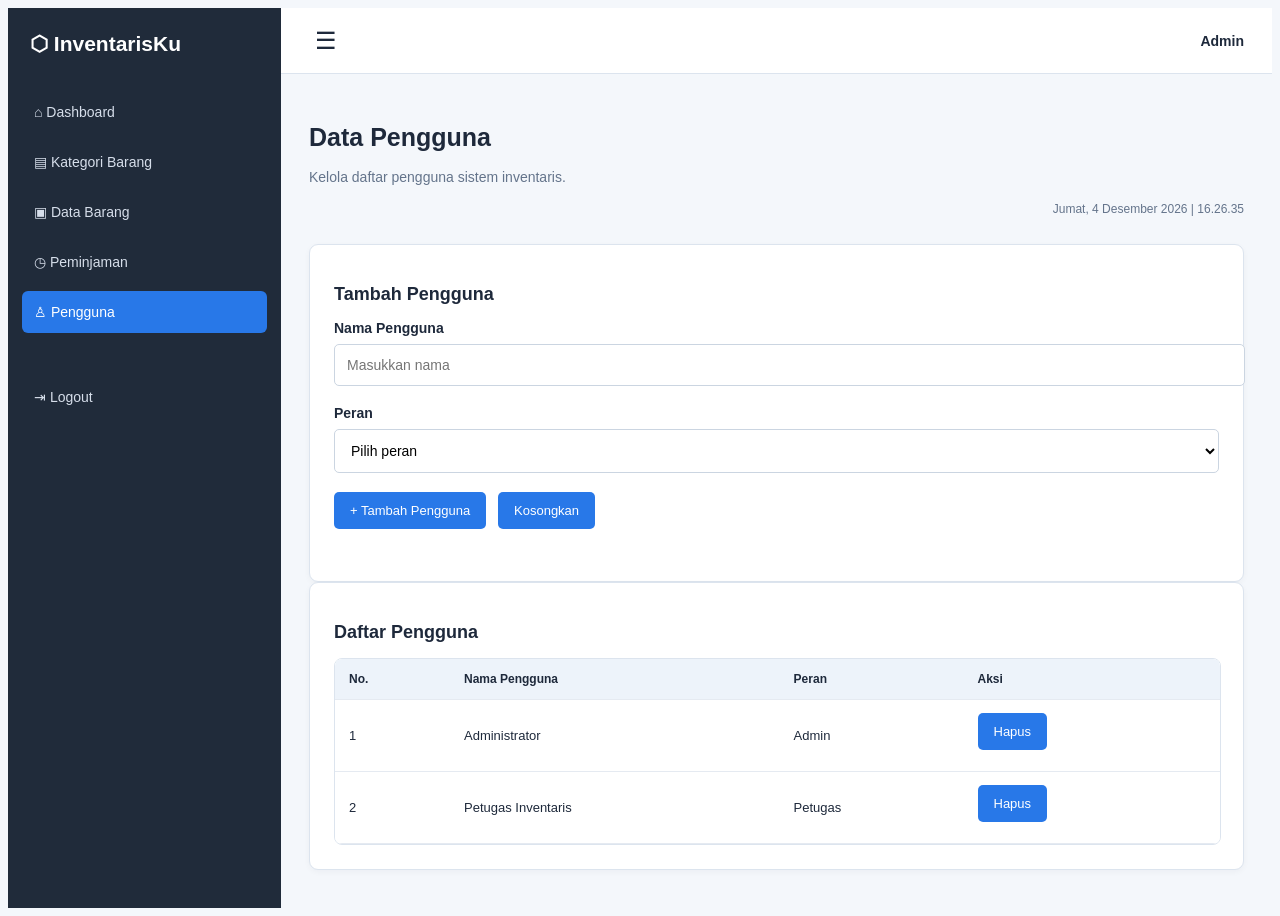
<file: pages/pengguna.html>
<!DOCTYPE html>
<html lang="id">
<head>
    <meta charset="UTF-8">
    <meta name="viewport" content="width=device-width, initial-scale=1.0">
    <title>Pengguna - InventarisKu</title>
    <link rel="stylesheet" href="../assets/css/style.css">
</head>
<body>
<div class="layout">
    <aside class="sidebar">
        <h2>⬡ InventarisKu</h2>
        <nav>
            <a href="dashboard.html">⌂ Dashboard</a>
            <a href="kategori.html">▤ Kategori Barang</a>
            <a href="barang.html">▣ Data Barang</a>
            <a href="peminjaman.html">◷ Peminjaman</a>
            <a href="pengguna.html" class="active">♙ Pengguna</a>
            <a href="login.html" class="logout">⇥ Logout</a>
        </nav>
    </aside>

    <main class="main-content">
        <header class="topbar">
            <button type="button" id="menuToggle">☰</button>
            <span>Admin</span>
        </header>

        <section class="content">
            <div class="welcome">
                <h1>Data Pengguna</h1>
                <p>Kelola daftar pengguna sistem inventaris.</p>
                <p id="tanggalWaktu"></p>
            </div>

            <section class="panel">
                <h2>Tambah Pengguna</h2>
                <form id="formPengguna">
                    <div class="form-group">
                        <label for="nama">Nama Pengguna</label>
                        <input id="nama" required placeholder="Masukkan nama">
                    </div>
                    <div class="form-group">
                        <label for="peran">Peran</label>
                        <select id="peran" required>
                            <option value="">Pilih peran</option>
                            <option>Admin</option>
                            <option>Petugas</option>
                            <option>Peminjam</option>
                        </select>
                    </div>
                    <button type="submit" class="button">+ Tambah Pengguna</button>
                    <button type="reset" class="button">Kosongkan</button>
                    <p id="pesan"></p>
                </form>
            </section>

            <section class="panel">
                <h2>Daftar Pengguna</h2>
                <div class="table-container">
                    <table>
                        <thead>
                            <tr>
                                <th>No.</th>
                                <th>Nama Pengguna</th>
                                <th>Peran</th>
                                <th>Aksi</th>
                            </tr>
                        </thead>
                        <tbody id="daftarPengguna"></tbody>
                    </table>
                </div>
            </section>
        </section>
    </main>
</div>

<script src="../assets/js/script.js"></script>
<script>
const kunci = "inventarisku_pengguna";
let pengguna = JSON.parse(localStorage.getItem(kunci) || "null") || [
    {nama:"Administrator", peran:"Admin"},
    {nama:"Petugas Inventaris", peran:"Petugas"}
];

const form = document.getElementById("formPengguna");
const daftar = document.getElementById("daftarPengguna");
const pesan = document.getElementById("pesan");

function simpan() {
    localStorage.setItem(kunci, JSON.stringify(pengguna));
}

function tampilkan() {
    daftar.replaceChildren();

    pengguna.forEach((item, index) => {
        const baris = document.createElement("tr");

        [index + 1, item.nama, item.peran].forEach(nilai => {
            const sel = document.createElement("td");
            sel.textContent = nilai;
            baris.appendChild(sel);
        });

        const kolomAksi = document.createElement("td");
        const tombol = document.createElement("button");
        tombol.type = "button";
        tombol.className = "button";
        tombol.textContent = "Hapus";

        tombol.onclick = () => {
            if (confirm("Hapus pengguna " + item.nama + "?")) {
                pengguna.splice(index, 1);
                simpan();
                tampilkan();
                pesan.textContent = "Pengguna berhasil dihapus.";
            }
        };

        kolomAksi.appendChild(tombol);
        baris.appendChild(kolomAksi);
        daftar.appendChild(baris);
    });
}

form.addEventListener("submit", event => {
    event.preventDefault();

    const nama = document.getElementById("nama").value.trim();
    const peran = document.getElementById("peran").value;

    if (!nama || !peran) {
        pesan.textContent = "Semua kolom wajib diisi.";
        return;
    }

    pengguna.push({nama, peran});
    simpan();
    tampilkan();
    form.reset();
    pesan.textContent = "Pengguna berhasil ditambahkan.";
});

tampilkan();
</script>
</body>
</html>
</file>
<file: assets/css/style.css>
{
    margin: 0;
    padding: 0;
    box-sizing: border-box;
}

:root {
    --primary: #2878e8;
    --sidebar: #202b3a;
    --sidebar-hover: #34465c;
    --background: #f4f7fb;
    --text: #1e293b;
    --muted: #64748b;
    --border: #dce4ee;
    --white: #ffffff;
}

body {
    font-family: Arial, Helvetica, sans-serif;
    background: var(--background);
    color: var(--text);
    font-size: 14px;
}

a {
    text-decoration: none;
    color: inherit;
}

/* LAYOUT UTAMA */

.layout {
    display: flex;
    min-height: 100vh;
}

.sidebar {
    width: 245px;
    min-width: 245px;
    background: var(--sidebar);
    color: var(--white);
    padding: 24px 14px;
    display: flex;
    flex-direction: column;
}

.sidebar h2 {
    font-size: 21px;
    margin: 0 0 35px 8px;
    white-space: nowrap;
}

.sidebar nav {
    display: flex;
    flex-direction: column;
    gap: 8px;
}

.sidebar nav a {
    display: block;
    padding: 13px 12px;
    border-radius: 6px;
    color: #d6deea;
    font-size: 14px;
    transition: 0.2s;
}

.sidebar nav a:hover {
    background: var(--sidebar-hover);
    color: white;
}

.sidebar nav a.active {
    background: var(--primary);
    color: white;
}

.sidebar nav .logout {
    margin-top: 35px;
}

.main-content {
    flex: 1;
    min-width: 0;
}

.topbar {
    height: 65px;
    background: white;
    border-bottom: 1px solid var(--border);
    display: flex;
    justify-content: space-between;
    align-items: center;
    padding: 0 28px;
}

#menuToggle {
    border: none;
    background: transparent;
    font-size: 24px;
    cursor: pointer;
    color: var(--text);
}

.topbar span {
    font-weight: bold;
}

.content {
    padding: 28px;
}

.welcome {
    margin-bottom: 25px;
}

.welcome h1 {
    font-size: 25px;
    margin-bottom: 10px;
}

.welcome p {
    color: var(--muted);
    margin-bottom: 8px;
    line-height: 1.6;
}

#tanggalWaktu {
    text-align: right;
    font-size: 12px;
}

/* KARTU STATISTIK */

.stats {
    display: grid;
    grid-template-columns: repeat(4, minmax(0, 1fr));
    gap: 18px;
    margin-bottom: 25px;
}

.stat-card {
    background: white;
    border: 1px solid var(--border);
    border-radius: 9px;
    padding: 23px 16px;
    box-shadow: 0 2px 6px rgba(15, 23, 42, 0.04);
}

.stat-card h3 {
    font-size: 14px;
    font-weight: normal;
    margin-bottom: 15px;
    color: #475569;
}

.stat-card p {
    font-size: 30px;
    font-weight: bold;
}

.stat-card.blue {
    border-top: 4px solid #3984f6;
}

.stat-card.blue p {
    color: #2878e8;
}

.stat-card.green {
    border-top: 4px solid #36b56a;
}

.stat-card.green p {
    color: #279b55;
}

.stat-card.orange {
    border-top: 4px solid #f59e0b;
}

.stat-card.orange p {
    color: #e88908;
}

.stat-card.purple {
    border-top: 4px solid #8b5cf6;
}

.stat-card.purple p {
    color: #7444df;
}

.panel {
    background: white;
    border: 1px solid var(--border);
    border-radius: 9px;
    padding: 24px;
    box-shadow: 0 2px 6px rgba(15, 23, 42, 0.04);
}

.panel h2 {
    font-size: 18px;
    margin-bottom: 15px;
}

.panel p {
    color: var(--muted);
    line-height: 1.7;
    margin-bottom: 20px;
}

.button {
    display: inline-block;
    background: var(--primary);
    color: white;
    border: none;
    padding: 11px 16px;
    margin: 0 8px 8px 0;
    border-radius: 5px;
    cursor: pointer;
    font-size: 13px;
}

.button:hover {
    background: #1764cb;
}

.table-container {
    width: 100%;
    overflow-x: auto;
    background: white;
    border: 1px solid var(--border);
    border-radius: 8px;
}

table {
    width: 100%;
    border-collapse: collapse;
    background: white;
}

th,
td {
    padding: 13px 14px;
    border-bottom: 1px solid #e5eaf1;
    text-align: left;
    white-space: nowrap;
}

th {
    background: #edf3fa;
    font-size: 12px;
}

td {
    font-size: 13px;
}

tr:hover td {
    background: #f8fbff;
}

/* FORM */

.form-container {
    background: white;
    padding: 25px;
    border: 1px solid var(--border);
    border-radius: 8px;
    max-width: 900px;
}

.form-group {
    margin-bottom: 19px;
}

.form-group label {
    display: block;
    font-weight: bold;
    margin-bottom: 8px;
}

.form-group input,
.form-group select,
.form-group textarea {
    width: 100%;
    padding: 12px;
    border: 1px solid #cbd5e1;
    border-radius: 5px;
    background: white;
    font-family: inherit;
    font-size: 14px;
}

.form-group input:focus,
.form-group select:focus,
.form-group textarea:focus {
    outline: 2px solid #bfdbfe;
    border-color: var(--primary);
}

.form-group textarea {
    min-height: 100px;
    resize: vertical;
}

.login-page {
    min-height: 100vh;
    display: flex;
    justify-content: center;
    align-items: center;
    padding: 24px;
    background: linear-gradient(135deg, #e7f0ff, #f8fafc);
}

.login-card {
    width: 100%;
    max-width: 420px;
    padding: 38px;
    background: white;
    border: 1px solid var(--border);
    border-radius: 12px;
    box-shadow: 0 10px 35px rgba(30, 64, 175, 0.09);
}

.login-card h1 {
    text-align: center;
    font-size: 25px;
    margin-bottom: 12px;
}

.login-card .subtitle {
    text-align: center;
    color: var(--muted);
    margin-bottom: 28px;
}

.login-card .button {
    width: 100%;
    margin-top: 8px;
}

.layout.sidebar-hidden .sidebar {
    display: none;
}

@media (max-width: 1000px) {
    .stats {
        grid-template-columns: repeat(2, minmax(0, 1fr));
    }

    .content {
        padding: 20px;
    }
}

@media (max-width: 600px) {
    .sidebar {
        width: 190px;
        min-width: 190px;
        padding: 18px 9px;
    }

    .sidebar h2 {
        font-size: 17px;
        margin-left: 5px;
    }

    .sidebar nav a {
        padding: 12px 8px;
        font-size: 12px;
    }

    .topbar {
        padding: 0 15px;
    }

    .content {
        padding: 15px;
    }

    .welcome h1 {
        font-size: 21px;
    }

    .stats {
        grid-template-columns: 1fr;
        gap: 12px;
    }

    .stat-card {
        padding: 18px;
    }

    .form-container {
        padding: 17px;
    }

    .login-card {
        padding: 25px;
    }
}
</file>
